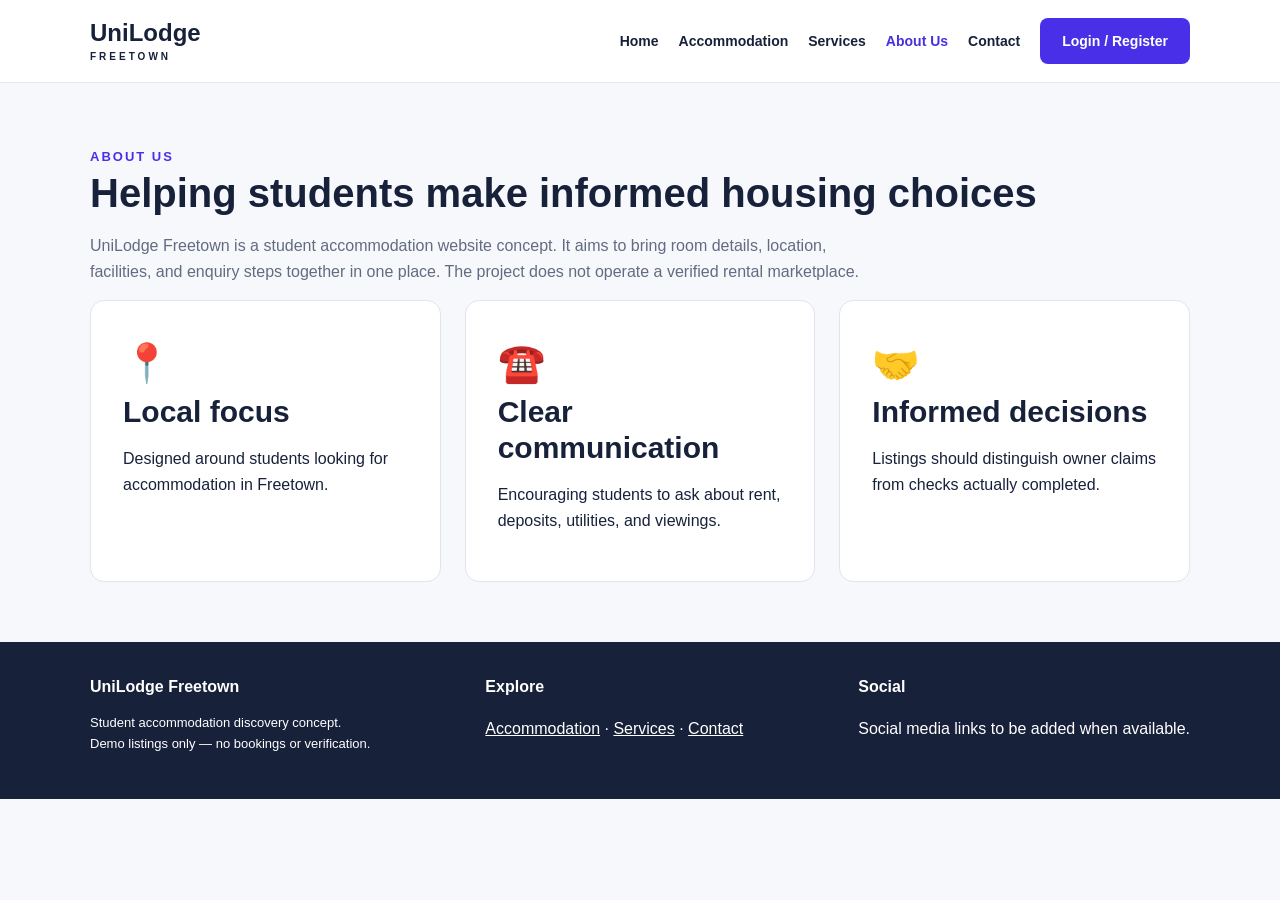
<file: about.html>
<!DOCTYPE html>
<html lang="en">

<head>
    <meta charset="UTF-8">
    <meta name="viewport" content="width=device-width, initial-scale=1">
    <meta name="description" content="UniLodge Freetown student accommodation concept">
    <title>About Us | UniLodge Freetown</title>
    <link rel="stylesheet" href="style.css">
</head>

<body>
    <header class="top">
        <nav class="wrap nav"><a class="brand" href="index.html">UniLodge<small>FREETOWN</small></a><input
                type="checkbox" id="toggle"><label class="menu" for="toggle">☰ Menu</label>
            <div class="links"><a class="" href="index.html">Home</a><a class=""
                    href="accommodation.html">Accommodation</a><a class="" href="services.html">Services</a><a
                    class="active" href="about.html">About Us</a><a class="" href="contact.html">Contact</a><a
                    class="btn" href="login.html">Login / Register</a></div>
        </nav>
    </header>
    <main>
        <section class="section wrap"><span class="eyebrow">About us</span>
            <h1>Helping students make informed housing choices</h1>
            <p class="muted simple">UniLodge Freetown is a student accommodation website concept. It aims to bring room
                details, location, facilities, and enquiry steps together in one place. The project does not operate a
                verified rental marketplace.</p>
            <div class="grid">
                <article class="panel">
                    <div class="icon">📍</div>
                    <h2>Local focus</h2>
                    <p>Designed around students looking for accommodation in Freetown.</p>
                </article>
                <article class="panel">
                    <div class="icon">☎️</div>
                    <h2>Clear communication</h2>
                    <p>Encouraging students to ask about rent, deposits, utilities, and viewings.</p>
                </article>
                <article class="panel">
                    <div class="icon">🤝</div>
                    <h2>Informed decisions</h2>
                    <p>Listings should distinguish owner claims from checks actually completed.</p>
                </article>
            </div>
        </section>
    </main>
    <footer class="foot">
        <div class="wrap footinner">
            <div><strong>UniLodge Freetown</strong>
                <p class="small">Student accommodation discovery concept.<br>Demo listings only — no bookings or
                    verification.</p>
            </div>
            <div><strong>Explore</strong>
                <p><a href="accommodation.html">Accommodation</a> · <a href="services.html">Services</a> · <a
                        href="contact.html">Contact</a></p>
            </div>
            <div><strong>Social</strong>
                <p>Social media links to be added when available.</p>
            </div>
        </div>
    </footer>
</body>

</html>
</file>
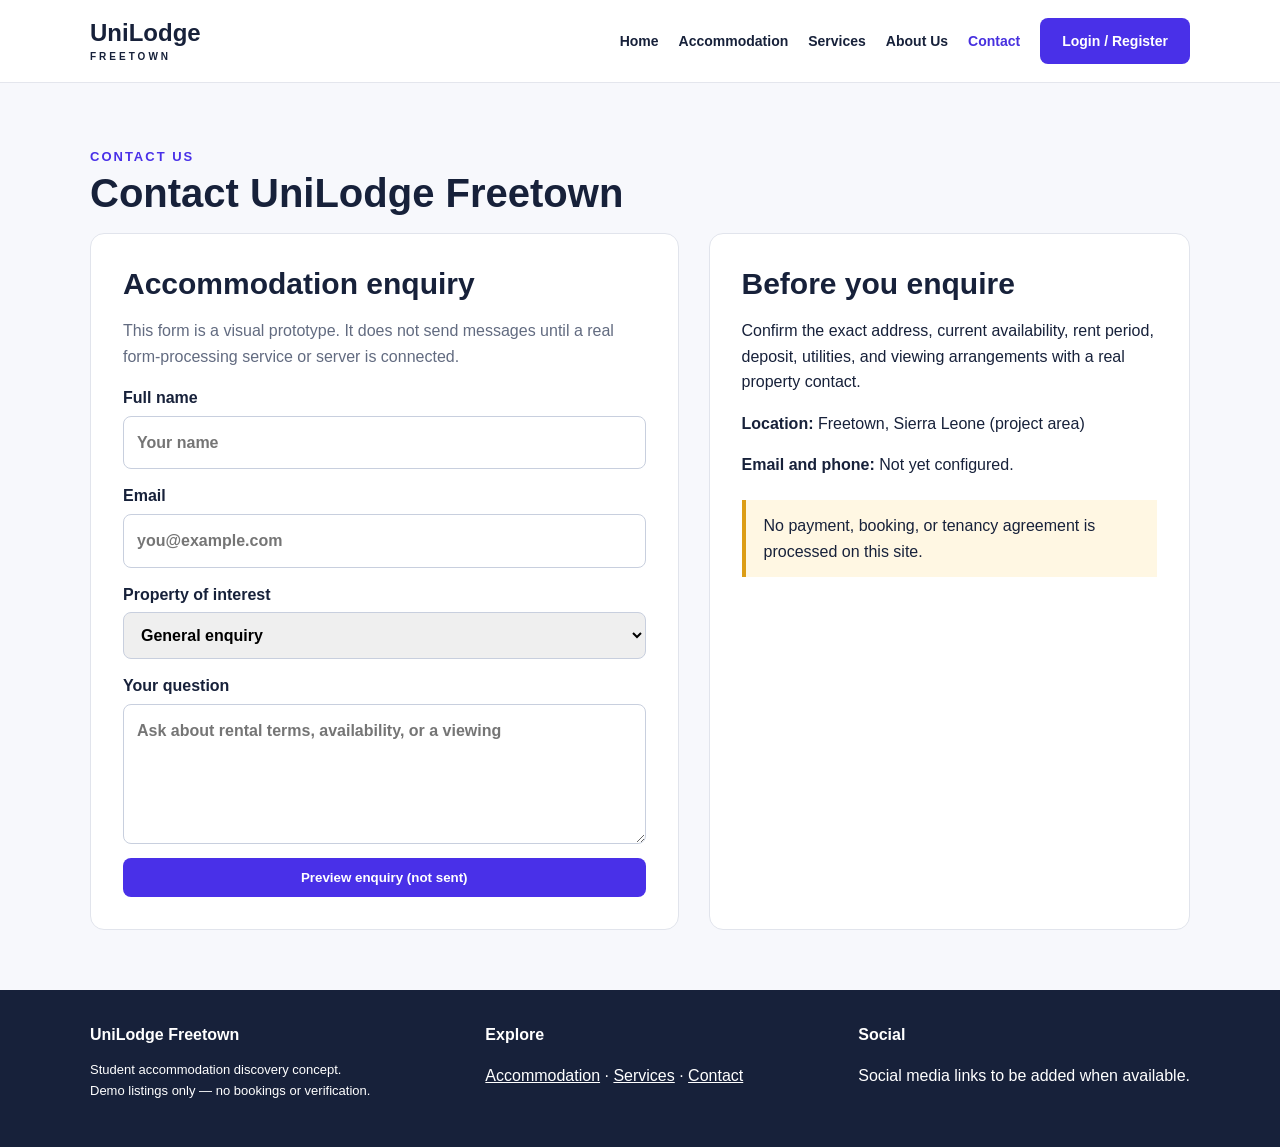
<file: contact.html>
<!DOCTYPE html>
<html lang="en">

<head>
    <meta charset="UTF-8">
    <meta name="viewport" content="width=device-width, initial-scale=1">
    <meta name="description" content="UniLodge Freetown student accommodation concept">
    <title>Contact | UniLodge Freetown</title>
    <link rel="stylesheet" href="style.css">
</head>

<body>
    <header class="top">
        <nav class="wrap nav"><a class="brand" href="index.html">UniLodge<small>FREETOWN</small></a><input
                type="checkbox" id="toggle"><label class="menu" for="toggle">☰ Menu</label>
            <div class="links"><a class="" href="index.html">Home</a><a class=""
                    href="accommodation.html">Accommodation</a><a class="" href="services.html">Services</a><a class=""
                    href="about.html">About Us</a><a class="active" href="contact.html">Contact</a><a class="btn"
                    href="login.html">Login / Register</a></div>
        </nav>
    </header>
    <main>
        <section class="section wrap"><span class="eyebrow">Contact us</span>
            <h1>Contact UniLodge Freetown</h1>
            <div class="two">
                <div class="panel">
                    <h2>Accommodation enquiry</h2>
                    <p class="muted">This form is a visual prototype. It does not send messages until a real
                        form-processing service or server is connected.</p>
                    <form class="form" action="contact.html" method="get"><label>Full name<input name="name" required
                                placeholder="Your name"></label><label>Email<input type="email" name="email" required
                                placeholder="you@example.com"></label><label>Property of interest<select
                                name="property">
                                <option>General enquiry</option>
                                <option>Hill Station Student Studio</option>
                                <option>Lumley Shared Apartment</option>
                                <option>Congo Cross Student Room</option>
                            </select></label><label>Your question<textarea name="message" required
                                placeholder="Ask about rental terms, availability, or a viewing"></textarea></label><button
                            class="btn" type="submit">Preview enquiry (not sent)</button></form>
                </div>
                <aside class="panel">
                    <h2>Before you enquire</h2>
                    <p>Confirm the exact address, current availability, rent period, deposit, utilities, and viewing
                        arrangements with a real property contact.</p>
                    <p><strong>Location:</strong> Freetown, Sierra Leone (project area)</p>
                    <p><strong>Email and phone:</strong> Not yet configured.</p>
                    <p class="notice">No payment, booking, or tenancy agreement is processed on this site.</p>
                </aside>
            </div>
        </section>
    </main>
    <footer class="foot">
        <div class="wrap footinner">
            <div><strong>UniLodge Freetown</strong>
                <p class="small">Student accommodation discovery concept.<br>Demo listings only — no bookings or
                    verification.</p>
            </div>
            <div><strong>Explore</strong>
                <p><a href="accommodation.html">Accommodation</a> · <a href="services.html">Services</a> · <a
                        href="contact.html">Contact</a></p>
            </div>
            <div><strong>Social</strong>
                <p>Social media links to be added when available.</p>
            </div>
        </div>
    </footer>
</body>

</html>
</file>
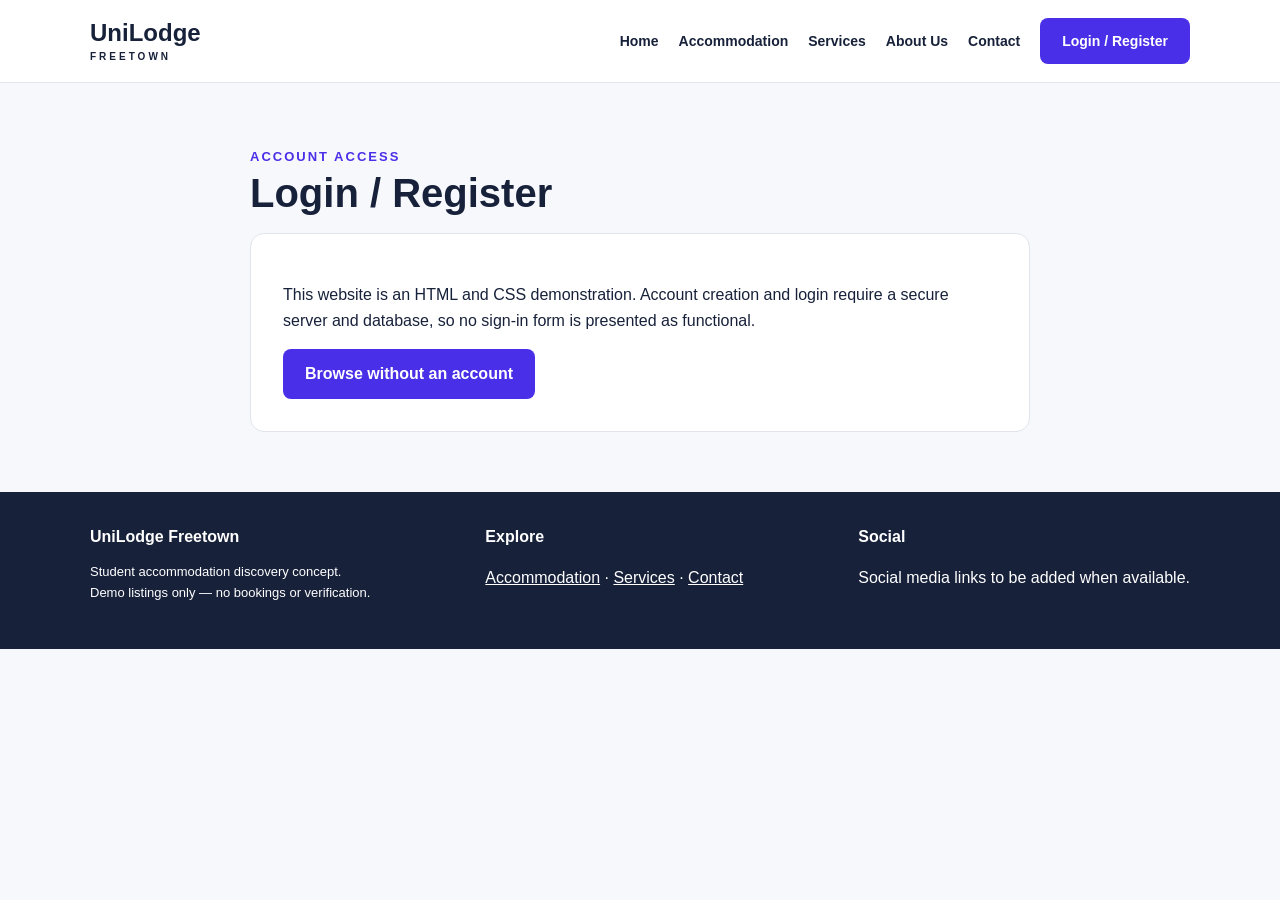
<file: login.html>
<!DOCTYPE html>
<html lang="en">

<head>
    <meta charset="UTF-8">
    <meta name="viewport" content="width=device-width, initial-scale=1">
    <meta name="description" content="UniLodge Freetown student accommodation concept">
    <title>Login / Register | UniLodge Freetown</title>
    <link rel="stylesheet" href="style.css">
</head>

<body>
    <header class="top">
        <nav class="wrap nav"><a class="brand" href="index.html">UniLodge<small>FREETOWN</small></a><input
                type="checkbox" id="toggle"><label class="menu" for="toggle">☰ Menu</label>
            <div class="links"><a class="" href="index.html">Home</a><a class=""
                    href="accommodation.html">Accommodation</a><a class="" href="services.html">Services</a><a class=""
                    href="about.html">About Us</a><a class="" href="contact.html">Contact</a><a class="btn"
                    href="login.html">Login / Register</a></div>
        </nav>
    </header>
    <main>
        <section class="section wrap simple"><span class="eyebrow">Account access</span>
            <h1>Login / Register</h1>
            <div class="panel">
                <p>This website is an HTML and CSS demonstration. Account creation and login require a secure server and
                    database, so no sign-in form is presented as functional.</p><a class="btn"
                    href="accommodation.html">Browse without an account</a>
            </div>
        </section>
    </main>
    <footer class="foot">
        <div class="wrap footinner">
            <div><strong>UniLodge Freetown</strong>
                <p class="small">Student accommodation discovery concept.<br>Demo listings only — no bookings or
                    verification.</p>
            </div>
            <div><strong>Explore</strong>
                <p><a href="accommodation.html">Accommodation</a> · <a href="services.html">Services</a> · <a
                        href="contact.html">Contact</a></p>
            </div>
            <div><strong>Social</strong>
                <p>Social media links to be added when available.</p>
            </div>
        </div>
    </footer>
</body>

</html>
</file>
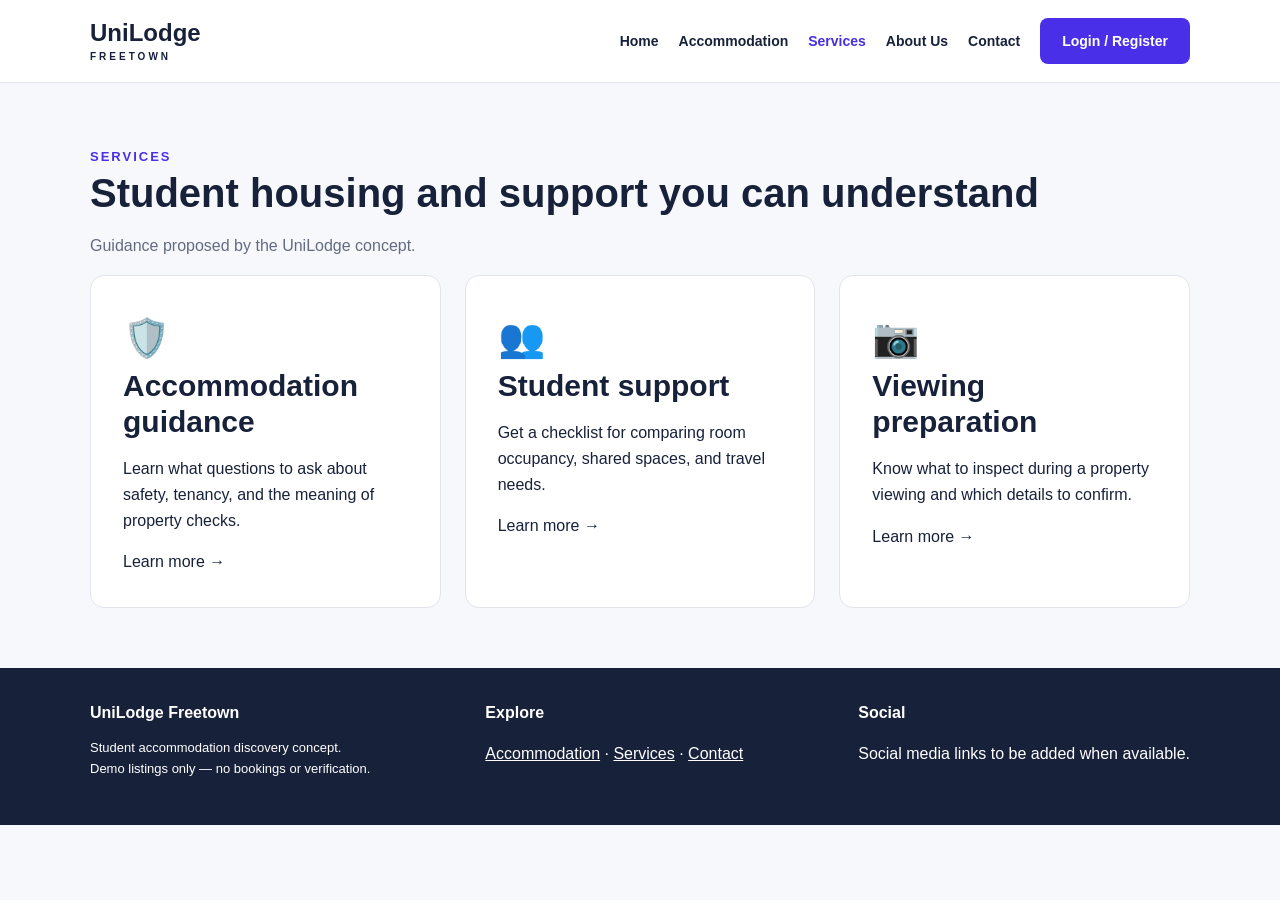
<file: services.html>
<!DOCTYPE html>
<html lang="en">

<head>
    <meta charset="UTF-8">
    <meta name="viewport" content="width=device-width, initial-scale=1">
    <meta name="description" content="UniLodge Freetown student accommodation concept">
    <title>Services | UniLodge Freetown</title>
    <link rel="stylesheet" href="style.css">
</head>

<body>
    <header class="top">
        <nav class="wrap nav"><a class="brand" href="index.html">UniLodge<small>FREETOWN</small></a><input
                type="checkbox" id="toggle"><label class="menu" for="toggle">☰ Menu</label>
            <div class="links"><a class="" href="index.html">Home</a><a class=""
                    href="accommodation.html">Accommodation</a><a class="active" href="services.html">Services</a><a
                    class="" href="about.html">About Us</a><a class="" href="contact.html">Contact</a><a class="btn"
                    href="login.html">Login / Register</a></div>
        </nav>
    </header>
    <main>
        <section class="section wrap"><span class="eyebrow">Services</span>
            <h1>Student housing and support you can understand</h1>
            <p class="muted">Guidance proposed by the UniLodge concept.</p>
            <div class="grid">
                <article class="panel">
                    <div class="icon">🛡️</div>
                    <h2>Accommodation guidance</h2>
                    <p>Learn what questions to ask about safety, tenancy, and the meaning of property checks.</p><a
                        href="contact.html">Learn more →</a>
                </article>
                <article class="panel">
                    <div class="icon">👥</div>
                    <h2>Student support</h2>
                    <p>Get a checklist for comparing room occupancy, shared spaces, and travel needs.</p><a
                        href="contact.html">Learn more →</a>
                </article>
                <article class="panel">
                    <div class="icon">📷</div>
                    <h2>Viewing preparation</h2>
                    <p>Know what to inspect during a property viewing and which details to confirm.</p><a
                        href="contact.html">Learn more →</a>
                </article>
            </div>
        </section>
    </main>
    <footer class="foot">
        <div class="wrap footinner">
            <div><strong>UniLodge Freetown</strong>
                <p class="small">Student accommodation discovery concept.<br>Demo listings only — no bookings or
                    verification.</p>
            </div>
            <div><strong>Explore</strong>
                <p><a href="accommodation.html">Accommodation</a> · <a href="services.html">Services</a> · <a
                        href="contact.html">Contact</a></p>
            </div>
            <div><strong>Social</strong>
                <p>Social media links to be added when available.</p>
            </div>
        </div>
    </footer>
</body>

</html>
</file>
<file: style.css>
* {
    box-sizing: border-box
}

body {
    margin: 0;
    font-family: Arial, Helvetica, sans-serif;
    color: #17213a;
    background: #f7f8fc;
    line-height: 1.6
}

a {
    color: inherit;
    text-decoration: none
}

a:focus-visible,
button:focus-visible,
input:focus-visible,
textarea:focus-visible {
    outline: 3px solid #6a52ff;
    outline-offset: 3px
}

.wrap {
    width: min(1100px, 92%);
    margin: auto
}

.top {
    background: white;
    border-bottom: 1px solid #e4e6ed
}

.nav {
    display: flex;
    align-items: center;
    gap: 24px;
    justify-content: space-between;
    padding: 18px 0
}

.brand {
    font-size: 24px;
    font-weight: 900;
    line-height: 1
}

.brand small {
    display: block;
    font-size: 10px;
    letter-spacing: 3px;
    margin-top: 7px
}

.links {
    display: flex;
    align-items: center;
    gap: 20px;
    flex-wrap: wrap
}

.links a {
    font-weight: 700;
    font-size: 14px
}

.links a:hover,
.links a.active {
    color: #4730df
}

.btn {
    display: inline-block;
    border: 0;
    border-radius: 8px;
    background: #4930e8;
    color: white;
    padding: 12px 22px;
    font-weight: 700;
    cursor: pointer
}

.btn:hover {
    background: #321bc6
}

.btn.outline {
    background: white;
    color: #4930e8;
    border: 1px solid #4930e8
}

.menu {
    display: none
}

.hero {
    padding: 90px 0;
    background: linear-gradient(100deg, rgba(18, 28, 60, .93), rgba(35, 26, 82, .63)), url('./assets/download.jpg') center/cover;
    color: white
}

.hero h1 {
    font-size: clamp(34px, 5vw, 60px);
    max-width: 650px;
    line-height: 1.12;
    margin: 0 0 20px
}

.hero p {
    max-width: 620px
}

.search {
    display: flex;
    gap: 12px;
    max-width: 700px;
    background: white;
    padding: 10px;
    border-radius: 12px;
    margin-top: 30px
}

.search input {
    flex: 1;
    min-width: 0;
    padding: 12px;
    border: 0;
    font-size: 16px
}

.section {
    padding: 60px 0
}

.section h1,
.section h2 {
    line-height: 1.2;
    margin: 0 0 16px
}

.section h1 {
    font-size: 40px
}

.section h2 {
    font-size: 30px
}

.muted {
    color: #626b80
}

.grid {
    display: grid;
    grid-template-columns: repeat(3, 1fr);
    gap: 24px
}

.card {
    background: white;
    border: 1px solid #e0e4ed;
    border-radius: 14px;
    overflow: hidden;
    box-shadow: 0 8px 25px #17213a0b
}

.card img {
    width: 100%;
    height: 205px;
    object-fit: cover;
    display: block
}

.pad {
    padding: 22px
}

.tag {
    display: inline-block;
    background: #f0ecff;
    color: #4930e8;
    border-radius: 30px;
    font-size: 12px;
    padding: 5px 10px;
    font-weight: 700
}

.price {
    font-size: 21px;
    font-weight: 800;
    margin: 8px 0
}

.headrow {
    display: flex;
    justify-content: space-between;
    align-items: center;
    gap: 12px;
    margin-bottom: 22px
}

.listing {
    display: grid;
    grid-template-columns: 240px 1fr;
    gap: 24px;
    margin: 16px 0
}

.listing img {
    height: 100%;
    min-height: 210px
}

.listing .pad {
    display: flex;
    flex-direction: column;
    align-items: flex-start
}

.listing .btn {
    margin-top: auto
}

.panel {
    padding: 32px;
    background: white;
    border: 1px solid #e1e4ec;
    border-radius: 14px
}

.icon {
    font-size: 38px
}

.foot {
    background: #17213a;
    color: white;
    padding: 32px 0
}

.footinner {
    display: flex;
    justify-content: space-between;
    gap: 25px;
    flex-wrap: wrap
}

.foot a {
    text-decoration: underline
}

.form {
    display: grid;
    gap: 14px
}

.form label {
    font-weight: 700
}

.form input,
.form textarea,
.form select {
    display: block;
    width: 100%;
    padding: 13px;
    border: 1px solid #c8cfde;
    border-radius: 8px;
    font: inherit;
    margin-top: 5px
}

.form textarea {
    min-height: 140px
}

.two {
    display: grid;
    grid-template-columns: 1.1fr .9fr;
    gap: 30px
}

.notice {
    background: #fff7e3;
    border-left: 4px solid #dc9d16;
    padding: 13px 18px;
    margin: 22px 0
}

.detailimg {
    width: 100%;
    max-height: 400px;
    object-fit: cover;
    border-radius: 14px
}

.eyebrow {
    color: #4930e8;
    font-weight: 800;
    text-transform: uppercase;
    letter-spacing: 2px;
    font-size: 13px
}

.simple {
    max-width: 780px
}

.small {
    font-size: 13px
}

@media(max-width:750px) {
    .nav {
        align-items: flex-start;
        flex-wrap: wrap
    }

    .menu {
        display: block;
        margin-left: auto;
        cursor: pointer;
        font-weight: 700
    }

    .links {
        display: none;
        width: 100%;
        flex-direction: column;
        align-items: flex-start
    }

    .nav:has(#toggle:checked) .links {
        display: flex
    }

    #toggle {
        position: absolute;
        opacity: 0
    }

    .grid,
    .two {
        grid-template-columns: 1fr
    }

    .listing {
        grid-template-columns: 1fr
    }

    .listing img {
        height: 230px
    }

    .hero {
        padding: 65px 0
    }

    .search {
        flex-direction: column
    }

    .section {
        padding: 42px 0
    }

    .section h1 {
        font-size: 32px
    }
}

@media(min-width:751px) {
    #toggle {
        display: none
    }
}
</file>
